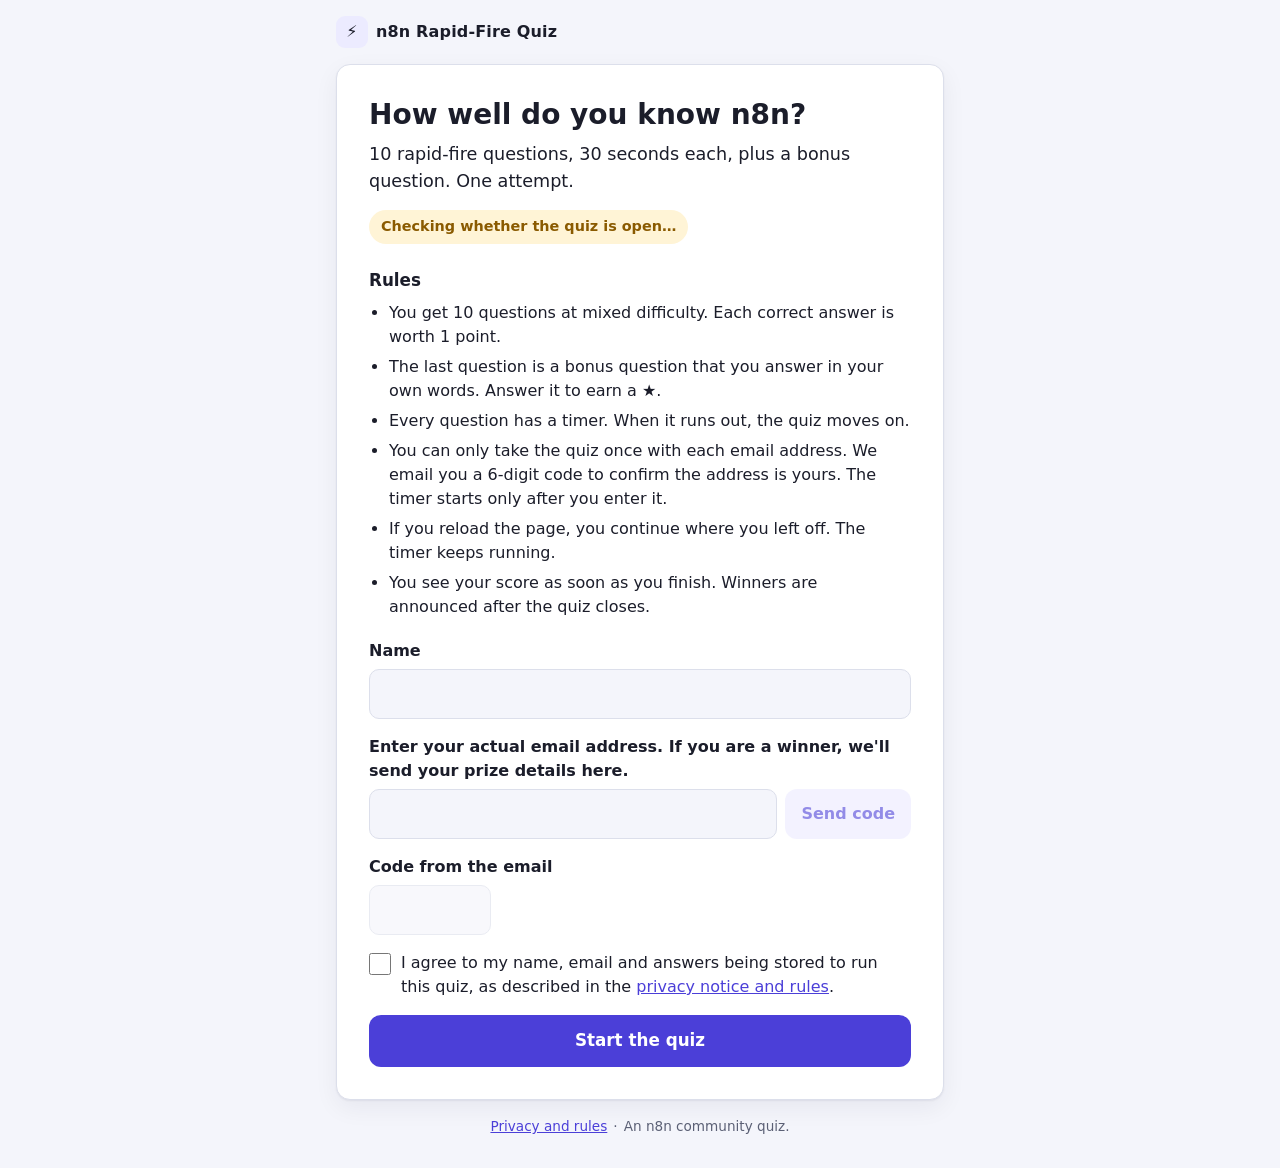
<file: frontend/index.html>
<!doctype html>
<html lang="en">

<head>
  <meta charset="utf-8">
  <meta name="viewport" content="width=device-width, initial-scale=1">
  <title>n8n Rapid-Fire Quiz</title>
  <meta name="description"
    content="10 rapid-fire questions, 30 seconds each, plus a bonus question. How well do you know n8n? Open until Sunday 27 September, 4 PM IST.">

  <!-- Open Graph tags for the LinkedIn link preview. LinkedIn needs absolute URLs. -->
  <meta property="og:type" content="website">
  <meta property="og:title" content="n8n Rapid-Fire Quiz">
  <meta property="og:description"
    content="10 rapid-fire questions, 30 seconds each, plus a bonus question. How well do you know n8n? Open until Sunday 27 September, 4 PM IST.">
  <meta property="og:url" content="https://quiz.vmugdha.in/">
  <meta property="og:image" content="https://quiz.vmugdha.in/og-image.png">
  <meta property="og:image:width" content="1200">
  <meta property="og:image:height" content="627">
  <meta name="twitter:card" content="summary_large_image">

  <meta name="color-scheme" content="light dark">
  <link rel="icon"
    href="data:image/svg+xml,<svg xmlns='http://www.w3.org/2000/svg' viewBox='0 0 100 100'><text y='.9em' font-size='90'>⚡</text></svg>">
  <!-- Start the connections to the Apps Script backend (and its redirect host) while the page loads. -->
  <link rel="preconnect" href="https://script.google.com" crossorigin>
  <link rel="preconnect" href="https://script.googleusercontent.com" crossorigin>
  <link rel="stylesheet" href="style.css">
  <link rel="modulepreload" href="api.js">
  <link rel="modulepreload" href="config.js">
  <script type="module" src="app.js"></script>
</head>

<body>
  <a class="skip-link" href="#main">Skip to content</a>
  <main id="main" class="shell">
    <header class="brand">
      <span class="brand-mark" aria-hidden="true">⚡</span>
      <span class="brand-name">n8n Rapid-Fire Quiz</span>
    </header>

    <noscript>
      <p class="card">This quiz needs JavaScript. Please turn it on and reload the page.</p>
    </noscript>

    <!-- Loading -->
    <section id="screen-loading" class="card screen" aria-busy="true">
      <p class="muted">Loading…</p>
    </section>

    <!-- Landing, rules and sign-up -->
    <section id="screen-landing" class="card screen" hidden aria-labelledby="landing-title">
      <h1 id="landing-title">How well do you know n8n?</h1>
      <p class="lead">10 rapid-fire questions, 30 seconds each, plus a bonus question. One attempt.</p>
      <p id="window-status" class="status-pill" role="status"></p>

      <h2>Rules</h2>
      <ul class="rules">
        <li>You get 10 questions at mixed difficulty. Each correct answer is worth 1 point.</li>
        <li>The last question is a bonus question that you answer in your own words. Answer it to earn a ★.</li>
        <li>Every question has a timer. When it runs out, the quiz moves on.</li>
        <li>You can only take the quiz once with each email address. We email you a 6-digit code to confirm the address is yours. The timer starts only after you enter it.</li>
        <li>If you reload the page, you continue where you left off. The timer keeps running.</li>
        <li>You see your score as soon as you finish. Winners are announced after the quiz closes.</li>
      </ul>

      <form id="signup-form" novalidate>
        <div class="field">
          <label for="name">Name</label>
          <input id="name" name="name" type="text" autocomplete="name" maxlength="80" required>
        </div>
        <div class="field">
          <label for="email">Enter your actual email address. If you are a winner, we'll send your prize details here.</label>
          <div class="inline">
            <input id="email" name="email" type="email" autocomplete="email" inputmode="email" maxlength="254" required>
            <button id="code-btn" class="btn secondary" type="button">Send code</button>
          </div>
        </div>
        <div id="turnstile" class="turnstile"></div>
        <div class="field">
          <label for="code">Code from the email</label>
          <input id="code" name="code" type="text" inputmode="numeric" autocomplete="one-time-code"
            maxlength="6" pattern="[0-9]{6}" aria-describedby="code-status" disabled>
          <p id="code-status" class="muted small field-note" aria-live="polite"></p>
        </div>
        <!-- Honeypot: hidden from people, often filled in by bots. -->
        <div class="hp" aria-hidden="true">
          <label for="website">Website</label>
          <input id="website" name="website" type="text" tabindex="-1" autocomplete="off">
        </div>
        <div class="field check">
          <input id="consent" name="consent" type="checkbox" required>
          <label for="consent">I agree to my name, email and answers being stored to run this quiz, as described in the
            <a href="privacy.html" target="_blank" rel="noopener">privacy notice and rules</a>.</label>
        </div>
        <p id="form-error" class="form-error" role="alert"></p>
        <button id="start-btn" class="btn primary" type="submit">Start the quiz</button>
      </form>
    </section>

    <!-- Question -->
    <section id="screen-question" class="card screen" hidden aria-labelledby="q-text">
      <div class="q-top">
        <span id="q-progress" class="muted"></span>
        <span id="q-seconds" class="seconds" role="timer" aria-label="Seconds left"></span>
      </div>
      <div class="timer-track" aria-hidden="true">
        <div id="timer-bar" class="timer-bar"></div>
      </div>
      <p id="q-note" class="bonus-note" hidden>★ Bonus question. Answer in your own words to earn a star.</p>
      <h1 id="q-text" class="q-text" tabindex="-1"></h1>
      <div id="q-options" class="options" role="group" aria-labelledby="q-text"></div>
      <form id="q-text-form" class="text-answer" hidden>
        <label for="q-input" class="sr-only">Your answer</label>
        <input id="q-input" type="text" autocomplete="off" autocapitalize="off" spellcheck="false" maxlength="200">
        <textarea id="q-textarea" rows="4" maxlength="1000" hidden></textarea>
        <button id="q-submit" class="btn primary" type="submit">Submit</button>
      </form>
      <p id="q-saving" class="muted small" aria-live="polite"></p>
      <p id="sr-timer" class="sr-only" aria-live="assertive"></p>
    </section>

    <!-- Finish -->
    <section id="screen-finish" class="card screen" hidden aria-labelledby="finish-title">
      <h1 id="finish-title" tabindex="-1">You're done!</h1>
      <p id="finish-score" class="score" hidden></p>
      <p id="finish-detail" class="muted" hidden></p>
      <p id="finish-message" class="lead"></p>
    </section>

    <!-- Error -->
    <section id="screen-error" class="card screen" hidden aria-labelledby="error-title">
      <h1 id="error-title" tabindex="-1">Something went wrong</h1>
      <p id="error-message" class="lead"></p>
      <button id="error-retry" class="btn primary" type="button" hidden>Try again</button>
    </section>

    <footer class="footer">
      <a href="privacy.html">Privacy and rules</a>
      <span aria-hidden="true">·</span>
      <span>An n8n community quiz.</span>
    </footer>
  </main>
</body>

</html>
</file>
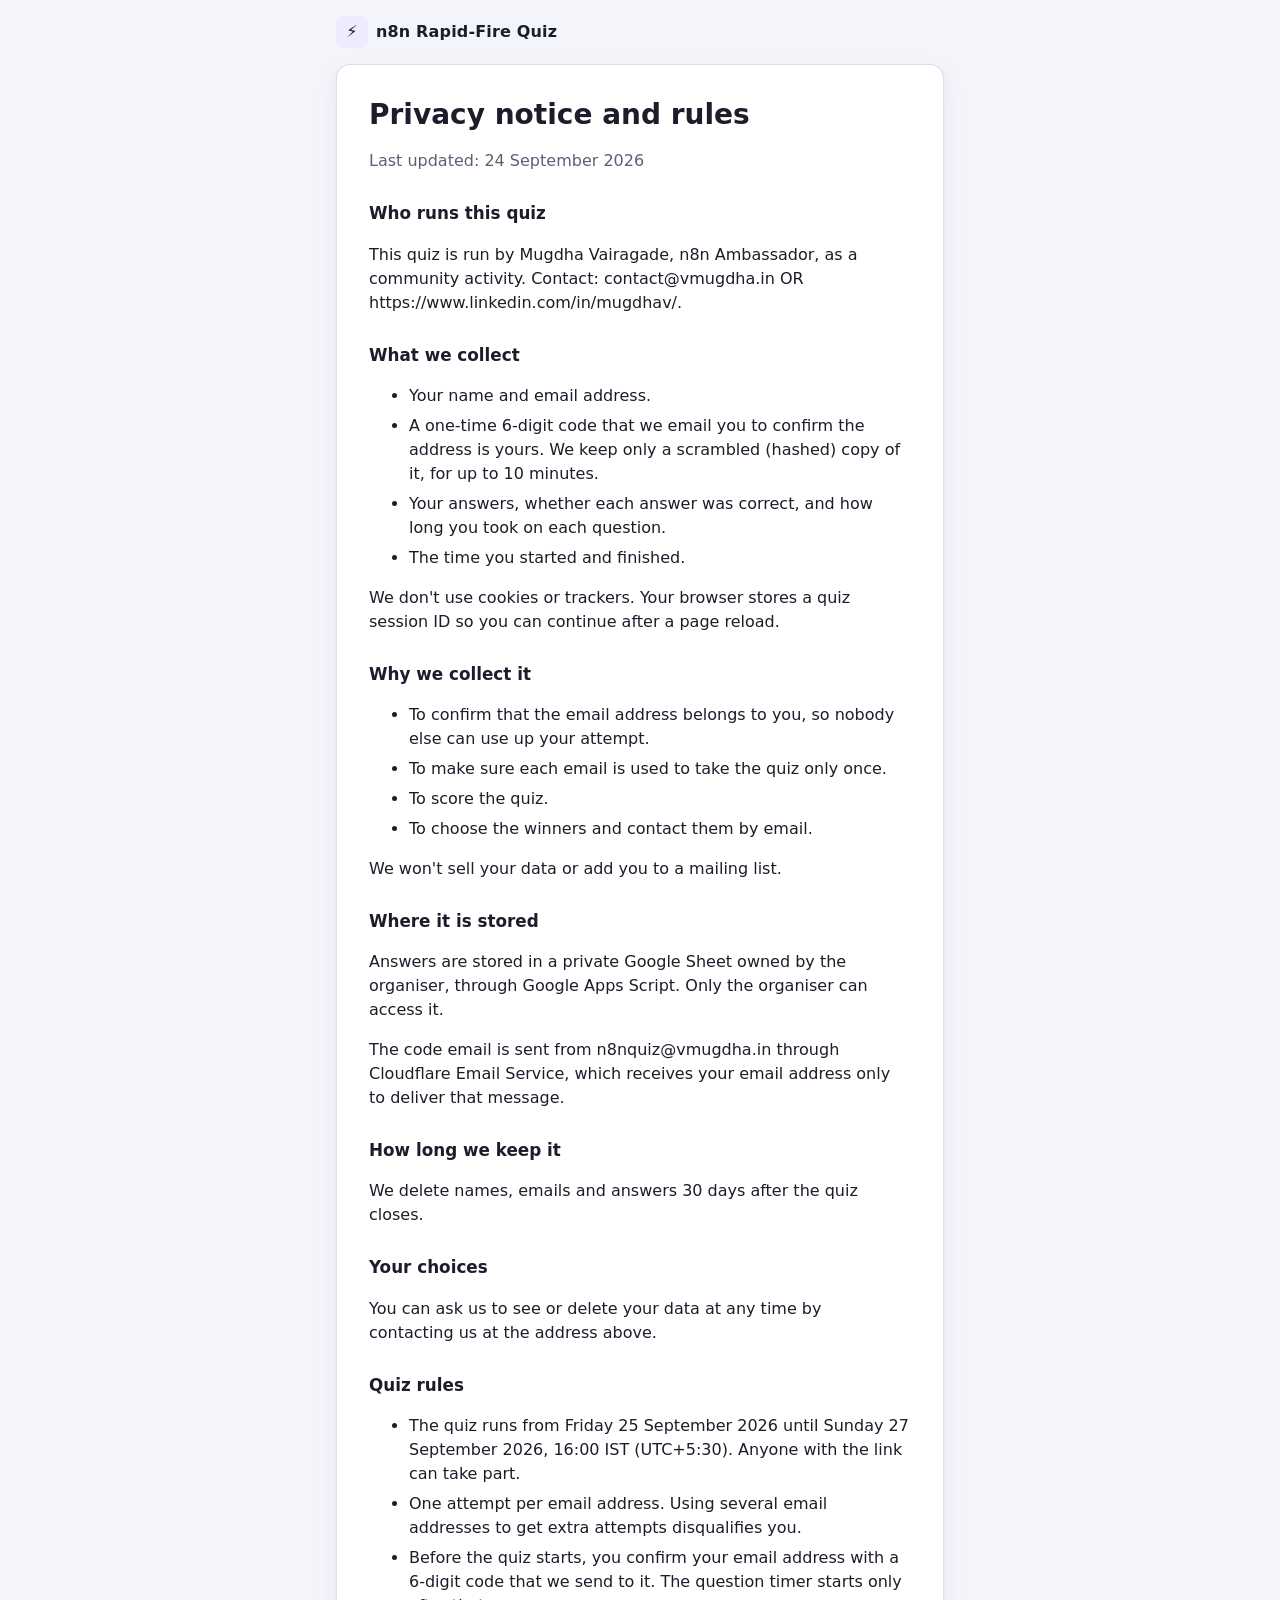
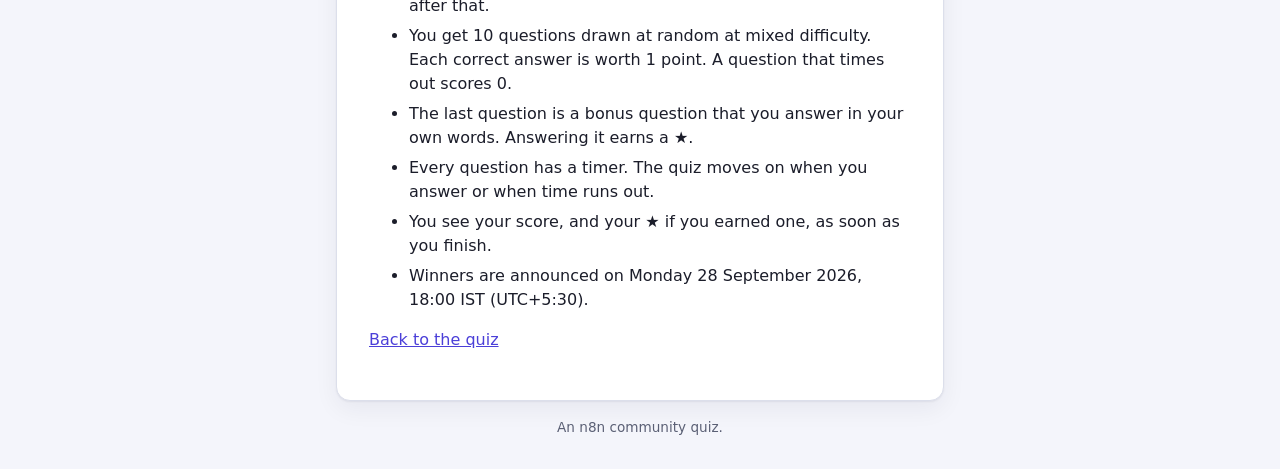
<file: frontend/privacy.html>
<!doctype html>
<html lang="en">
<head>
  <meta charset="utf-8">
  <meta name="viewport" content="width=device-width, initial-scale=1">
  <title>Privacy and Rules · n8n Rapid-Fire Quiz</title>
  <meta name="color-scheme" content="light dark">
  <link rel="icon" href="data:image/svg+xml,<svg xmlns='http://www.w3.org/2000/svg' viewBox='0 0 100 100'><text y='.9em' font-size='90'>⚡</text></svg>">
  <link rel="stylesheet" href="style.css">
</head>
<body>
  <main id="main" class="shell">
    <header class="brand">
      <span class="brand-mark" aria-hidden="true">⚡</span>
      <span class="brand-name">n8n Rapid-Fire Quiz</span>
    </header>

    <article class="card doc">
      <h1>Privacy notice and rules</h1>
      <!-- Before launch: replace every highlighted placeholder, then delete the .todo spans. -->
      <p class="muted">Last updated: 24 September 2026</p>

      <h2>Who runs this quiz</h2>
      <p>This quiz is run by Mugdha Vairagade, n8n Ambassador, as a community activity. Contact: contact@vmugdha.in OR https://www.linkedin.com/in/mugdhav/.</p>

      <h2>What we collect</h2>
      <ul>
        <li>Your name and email address.</li>
        <li>A one-time 6-digit code that we email you to confirm the address is yours. We keep only a scrambled (hashed) copy of it, for up to 10 minutes.</li>
        <li>Your answers, whether each answer was correct, and how long you took on each question.</li>
        <li>The time you started and finished.</li>
      </ul>
      <p>We don't use cookies or trackers. Your browser stores a quiz session ID so you can continue after a page reload.</p>

      <h2>Why we collect it</h2>
      <ul>
        <li>To confirm that the email address belongs to you, so nobody else can use up your attempt.</li>
        <li>To make sure each email is used to take the quiz only once.</li>
        <li>To score the quiz.</li>
        <li>To choose the winners and contact them by email.</li>
      </ul>
      <p>We won't sell your data or add you to a mailing list.</p>

      <h2>Where it is stored</h2>
      <p>Answers are stored in a private Google Sheet owned by the organiser, through Google Apps Script. Only the organiser can access it.</p>
      <p>The code email is sent from n8nquiz@vmugdha.in through Cloudflare Email Service, which receives your email address only to deliver that message.</p>

      <h2>How long we keep it</h2>
      <p>We delete names, emails and answers 30 days after the quiz closes.</p>

      <h2>Your choices</h2>
      <p>You can ask us to see or delete your data at any time by contacting us at the address above.</p>

      <h2>Quiz rules</h2>
      <ul>
        <li>The quiz runs from Friday 25 September 2026 until Sunday 27 September 2026, 16:00 IST (UTC+5:30). Anyone with the link can take part.</li>
        <li>One attempt per email address. Using several email addresses to get extra attempts disqualifies you.</li>
        <li>Before the quiz starts, you confirm your email address with a 6-digit code that we send to it. The question timer starts only after that.</li>
        <li>You get 10 questions drawn at random at mixed difficulty. Each correct answer is worth 1 point. A question that times out scores 0.</li>
        <li>The last question is a bonus question that you answer in your own words. Answering it earns a ★.</li>
        <li>Every question has a timer. The quiz moves on when you answer or when time runs out.</li>
        <li>You see your score, and your ★ if you earned one, as soon as you finish.</li>
        <li>Winners are announced on Monday 28 September 2026, 18:00 IST (UTC+5:30).</li>
      </ul>

      <p><a href="./">Back to the quiz</a></p>
    </article>

    <footer class="footer">
      <span>An n8n community quiz.</span>
    </footer>
  </main>
</body>
</html>
</file>
<file: frontend/style.css>
:root {
  --bg: #f4f5fb;
  --card: #ffffff;
  --text: #1b1d2a;
  --muted: #5b6075;
  --border: #dcdfeb;
  --accent: #4b3fd8;
  --accent-text: #ffffff;
  --accent-soft: #ecebff;
  --ok: #117a4b;
  --ok-soft: #e3f6ec;
  --warn: #8a5a00;
  --warn-soft: #fff4d6;
  --danger: #b42318;
  --danger-soft: #fdecea;
  --radius: 14px;
  --shadow: 0 1px 2px rgb(20 20 50 / 6%), 0 8px 24px rgb(20 20 50 / 6%);
  font-family: system-ui, -apple-system, "Segoe UI", Roboto, sans-serif;
  color-scheme: light;
}

@media (prefers-color-scheme: dark) {
  :root {
    --bg: #11121a;
    --card: #1b1d29;
    --text: #eceef7;
    --muted: #a3a8bf;
    --border: #30344a;
    --accent: #8c83ff;
    --accent-text: #11121a;
    --accent-soft: #272556;
    --ok: #5fd39b;
    --ok-soft: #173427;
    --warn: #f3c460;
    --warn-soft: #3a2f12;
    --danger: #ff8a80;
    --danger-soft: #3d1c1a;
    --shadow: none;
    color-scheme: dark;
  }
}

*, *::before, *::after { box-sizing: border-box; }

html { -webkit-text-size-adjust: 100%; }

body {
  margin: 0;
  background: var(--bg);
  color: var(--text);
  line-height: 1.5;
  font-size: 1rem;
}

a { color: var(--accent); }

.shell {
  max-width: 640px;
  margin: 0 auto;
  padding: 16px 16px 32px;
  min-height: 100dvh;
  display: flex;
  flex-direction: column;
  gap: 16px;
}

.brand {
  display: flex;
  align-items: center;
  gap: 8px;
  font-weight: 700;
  letter-spacing: 0.01em;
}
.brand-mark {
  display: inline-grid;
  place-items: center;
  width: 32px;
  height: 32px;
  border-radius: 9px;
  background: var(--accent-soft);
}

.card {
  background: var(--card);
  border: 1px solid var(--border);
  border-radius: var(--radius);
  box-shadow: var(--shadow);
  padding: 24px 20px;
}

[hidden] { display: none !important; }

h1 { font-size: 1.5rem; line-height: 1.3; margin: 0 0 8px; }
h2 { font-size: 1.05rem; margin: 24px 0 8px; }
h1:focus { outline: none; }
.lead { font-size: 1.1rem; margin: 0 0 12px; }
.muted { color: var(--muted); }
.small { font-size: 0.9rem; }

.status-pill {
  display: inline-block;
  margin: 4px 0 0;
  padding: 6px 12px;
  border-radius: 999px;
  font-size: 0.9rem;
  font-weight: 600;
}
.status-pill:empty { display: none; }
.status-pill.open { background: var(--ok-soft); color: var(--ok); }
.status-pill.wait { background: var(--warn-soft); color: var(--warn); }
.status-pill.closed { background: var(--danger-soft); color: var(--danger); }

.rules { padding-left: 20px; margin: 0 0 8px; }
.rules li { margin-bottom: 6px; }

form { margin-top: 20px; }

.field { margin-bottom: 16px; }
.field label { display: block; font-weight: 600; margin-bottom: 6px; }
.field.check { display: flex; gap: 10px; align-items: flex-start; }
.field.check label { font-weight: 400; margin: 0; }
.field.check input { width: 22px; height: 22px; margin: 2px 0 0; flex: none; accent-color: var(--accent); }

input[type="text"], input[type="email"], textarea {
  width: 100%;
  font: inherit;
  font-size: 1rem; /* 16px stops iOS zooming on focus */
  color: var(--text);
  background: var(--bg);
  border: 1.5px solid var(--border);
  border-radius: 10px;
  padding: 12px 14px;
}
textarea { resize: vertical; min-height: 110px; }
input:focus-visible, textarea:focus-visible, .btn:focus-visible, .option:focus-visible, a:focus-visible {
  outline: 3px solid var(--accent);
  outline-offset: 2px;
}

.hp { position: absolute; left: -10000px; width: 1px; height: 1px; overflow: hidden; }

.form-error { color: var(--danger); font-weight: 600; min-height: 1.5em; margin: 0 0 8px; }
.form-error:empty { min-height: 0; }

.turnstile:empty { display: none; }
.turnstile { margin-bottom: 16px; }

.btn {
  display: inline-flex;
  align-items: center;
  justify-content: center;
  width: 100%;
  min-height: 52px;
  padding: 12px 20px;
  font: inherit;
  font-weight: 700;
  font-size: 1.05rem;
  border: 0;
  border-radius: 12px;
  cursor: pointer;
}
.btn.primary { background: var(--accent); color: var(--accent-text); }
.btn.secondary {
  width: auto;
  min-height: 48px;
  padding: 10px 16px;
  font-size: 1rem;
  white-space: nowrap;
  background: var(--accent-soft);
  color: var(--accent);
}
.btn:disabled { opacity: 0.6; cursor: default; }

/* Email field with its Send code button */
.inline { display: flex; gap: 8px; align-items: stretch; }
.inline input { flex: 1; min-width: 0; }
@media (max-width: 420px) {
  .inline { flex-direction: column; }
  .inline .btn { width: 100%; }
}

#code {
  max-width: 12ch;
  letter-spacing: 0.3em;
  font-variant-numeric: tabular-nums;
}
#code:disabled { opacity: 0.6; }
.field-note { margin: 6px 0 0; }
.field-note:empty { display: none; }

/* Question view */
.q-top { display: flex; justify-content: space-between; align-items: baseline; margin-bottom: 8px; }
.seconds { font-variant-numeric: tabular-nums; font-weight: 700; font-size: 1.25rem; }

.timer-track {
  height: 8px;
  border-radius: 999px;
  background: var(--accent-soft);
  overflow: hidden;
  margin-bottom: 20px;
}
.timer-bar {
  height: 100%;
  background: var(--accent);
  transform-origin: left center;
  border-radius: inherit;
}
.timer-bar.low { background: var(--danger); }

.q-text { font-size: 1.3rem; margin-bottom: 20px; }

.options { display: grid; gap: 10px; }
.option {
  display: flex;
  align-items: center;
  gap: 12px;
  width: 100%;
  min-height: 56px;
  padding: 12px 14px;
  font: inherit;
  text-align: left;
  color: var(--text);
  background: var(--bg);
  border: 1.5px solid var(--border);
  border-radius: 12px;
  cursor: pointer;
  overflow-wrap: anywhere;
}
.option:hover:not(:disabled) { border-color: var(--accent); }
.option.chosen { border-color: var(--accent); background: var(--accent-soft); }
.option:disabled { cursor: default; }
.option:disabled:not(.chosen) { opacity: 0.55; }
.option-key {
  flex: none;
  display: inline-grid;
  place-items: center;
  width: 30px;
  height: 30px;
  border-radius: 8px;
  background: var(--accent-soft);
  color: var(--accent);
  font-weight: 700;
}

.text-answer { margin-top: 0; display: grid; gap: 12px; }

.score { font-size: 2rem; font-weight: 800; margin: 8px 0 12px; color: var(--accent); }

.footer {
  margin-top: auto;
  text-align: center;
  font-size: 0.85rem;
  color: var(--muted);
  display: flex;
  flex-wrap: wrap;
  justify-content: center;
  gap: 6px;
}

.sr-only, .skip-link:not(:focus) {
  position: absolute;
  width: 1px;
  height: 1px;
  padding: 0;
  margin: -1px;
  overflow: hidden;
  clip: rect(0 0 0 0);
  white-space: nowrap;
  border: 0;
}
.skip-link:focus { position: absolute; top: 8px; left: 8px; background: var(--card); padding: 8px 12px; z-index: 10; }

/* Privacy page */
.doc h2 { margin-top: 28px; }
.doc li { margin-bottom: 6px; }
.todo { background: var(--warn-soft); color: var(--warn); padding: 0 4px; border-radius: 4px; }

@media (min-width: 560px) {
  .card { padding: 32px; }
  h1 { font-size: 1.75rem; }
}

@media (prefers-reduced-motion: reduce) {
  * { transition: none !important; animation: none !important; }
}

/* Bonus (star) question */
.bonus-note {
  display: inline-block;
  margin: 0 0 12px;
  padding: 4px 10px;
  border-radius: 8px;
  background: var(--warn-soft);
  color: var(--warn);
  font-weight: 600;
  font-size: 0.9rem;
}
</file>
